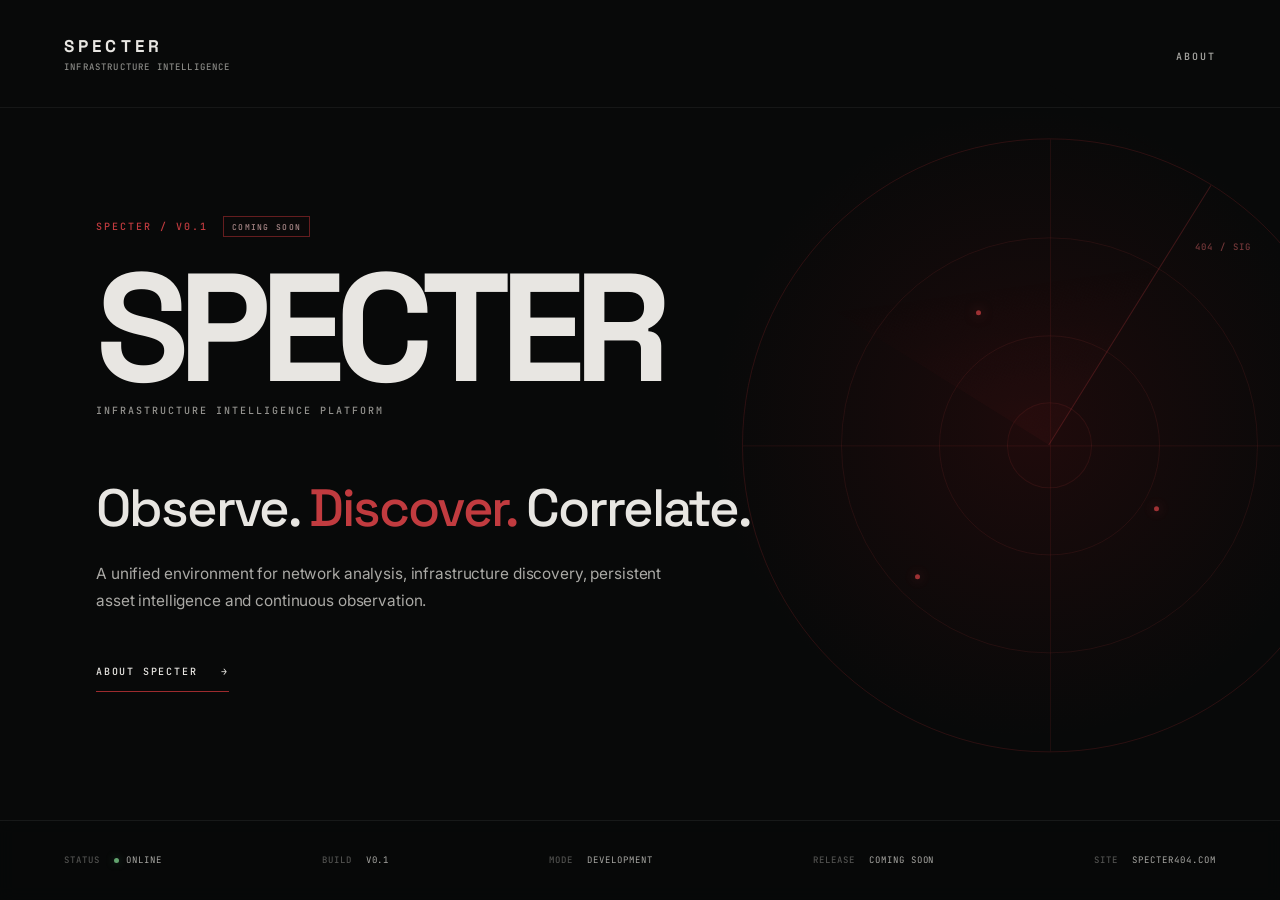
<file: index.html>
<!doctype html>
<html lang="en">
<head>
  <meta charset="utf-8">
  <meta name="viewport" content="width=device-width, initial-scale=1">
  <meta name="description" content="SPECTER — Infrastructure Intelligence Platform.">
  <title>SPECTER — Infrastructure Intelligence</title>
  <link rel="stylesheet" href="styles.css">
</head>
<body class="home-page">
  <div class="page-shell">
    <header class="site-header">
      <a class="brand" href="index.html" aria-label="SPECTER home">
        <span class="brand-name">SPECTER</span>
        <span class="brand-tagline">Infrastructure Intelligence</span>
      </a>
      <nav aria-label="Primary navigation">
        <a class="nav-link" href="about.html">About</a>
      </nav>
    </header>

    <main class="hero">
      <div class="radar" aria-hidden="true">
        <span class="radar-ring radar-ring--one"></span>
        <span class="radar-ring radar-ring--two"></span>
        <span class="radar-ring radar-ring--three"></span>
        <span class="radar-axis radar-axis--horizontal"></span>
        <span class="radar-axis radar-axis--vertical"></span>
        <span class="radar-sweep"></span>
        <span class="radar-node radar-node--one"></span>
        <span class="radar-node radar-node--two"></span>
        <span class="radar-node radar-node--three"></span>
        <span class="radar-code">404 / SIG</span>
      </div>

      <section class="hero-content" aria-labelledby="hero-title">
        <div class="hero-kicker">
          <p class="eyebrow">SPECTER / V0.1</p>
          <span class="coming-soon">Coming Soon</span>
        </div>
        <h1 id="hero-title">SPECTER</h1>
        <p class="platform-label">Infrastructure Intelligence Platform</p>
        <h2>Observe. <span>Discover.</span> Correlate.</h2>
        <p class="hero-copy">A unified environment for network analysis, infrastructure discovery, persistent asset intelligence and continuous observation.</p>
        <a class="text-cta" href="about.html">About SPECTER <span aria-hidden="true">→</span></a>
      </section>
    </main>

    <footer class="metadata" aria-label="Site metadata">
      <div><span>Status</span><strong class="online"><i aria-hidden="true"></i>Online</strong></div>
      <div><span>Build</span><strong>v0.1</strong></div>
      <div><span>Mode</span><strong>Development</strong></div>
      <div><span>Release</span><strong>Coming Soon</strong></div>
      <div><span>Site</span><strong>specter404.com</strong></div>
    </footer>
  </div>
</body>
</html>
</file>
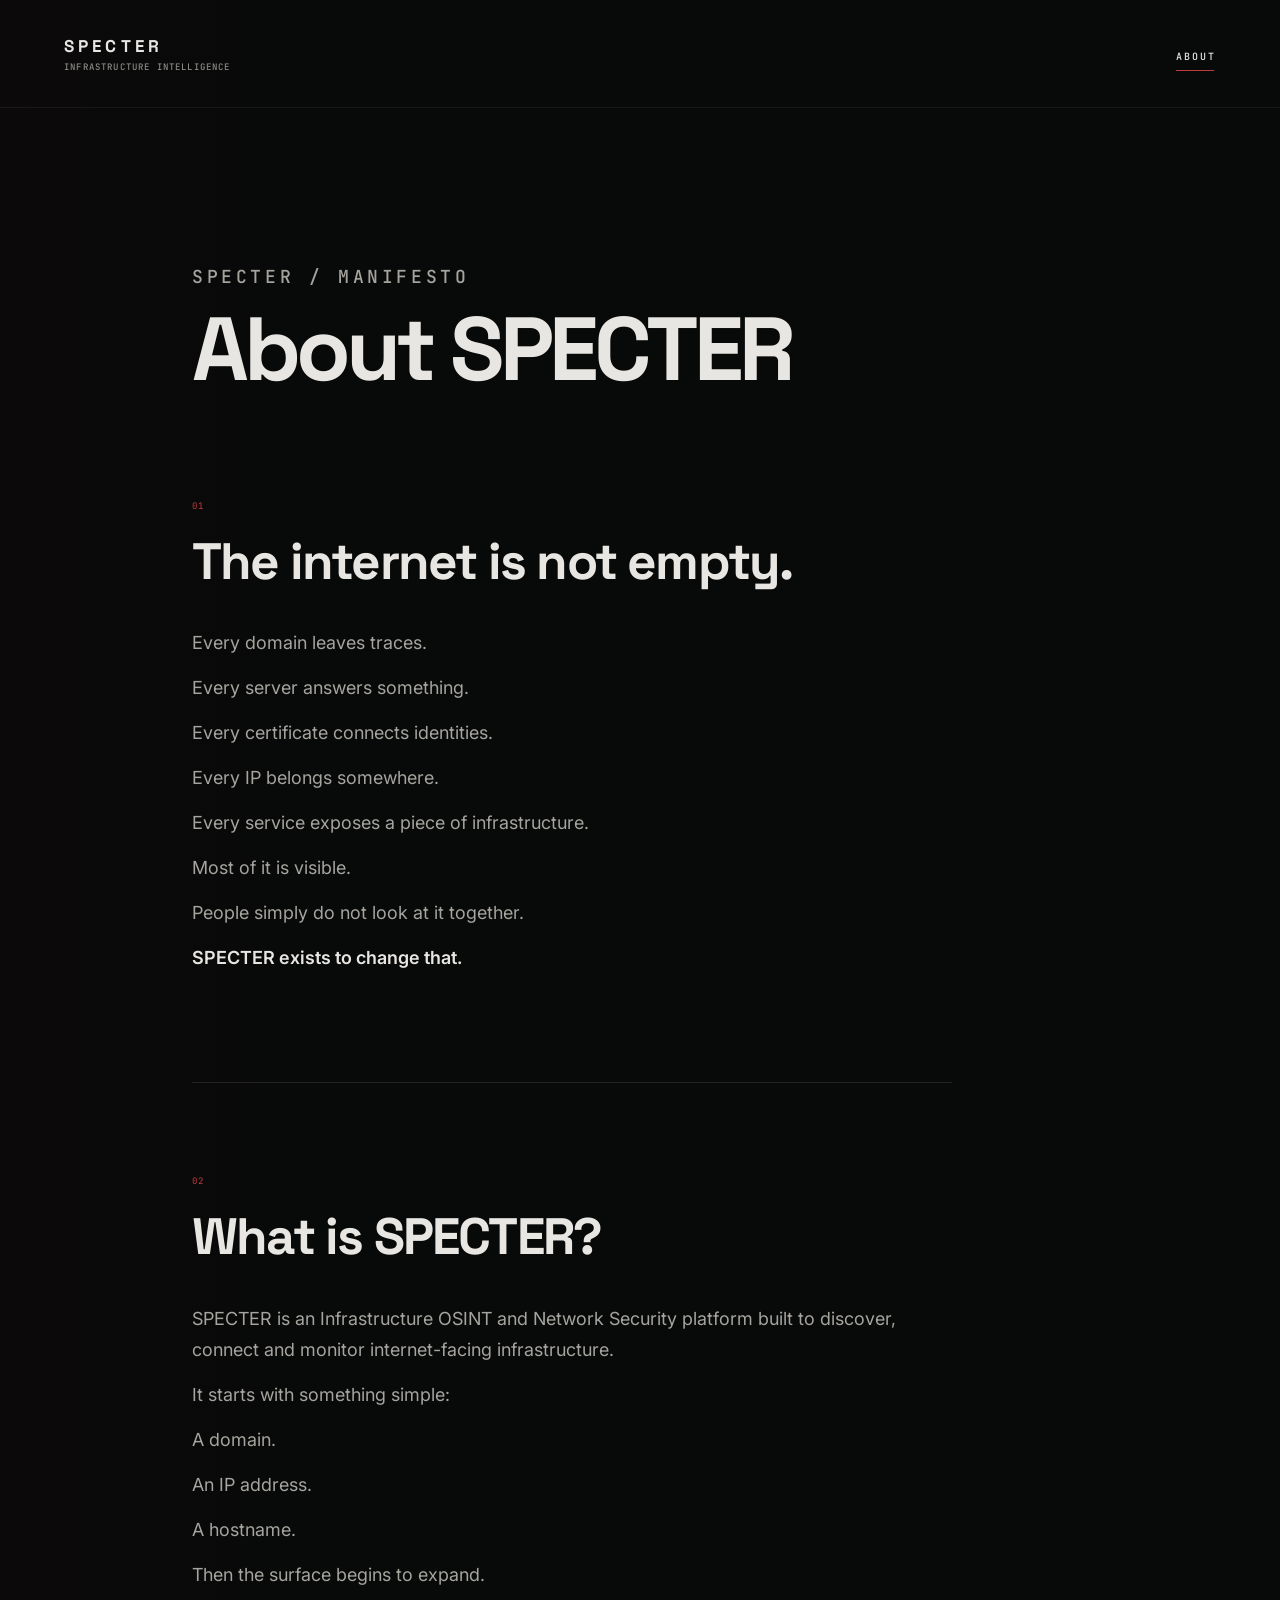
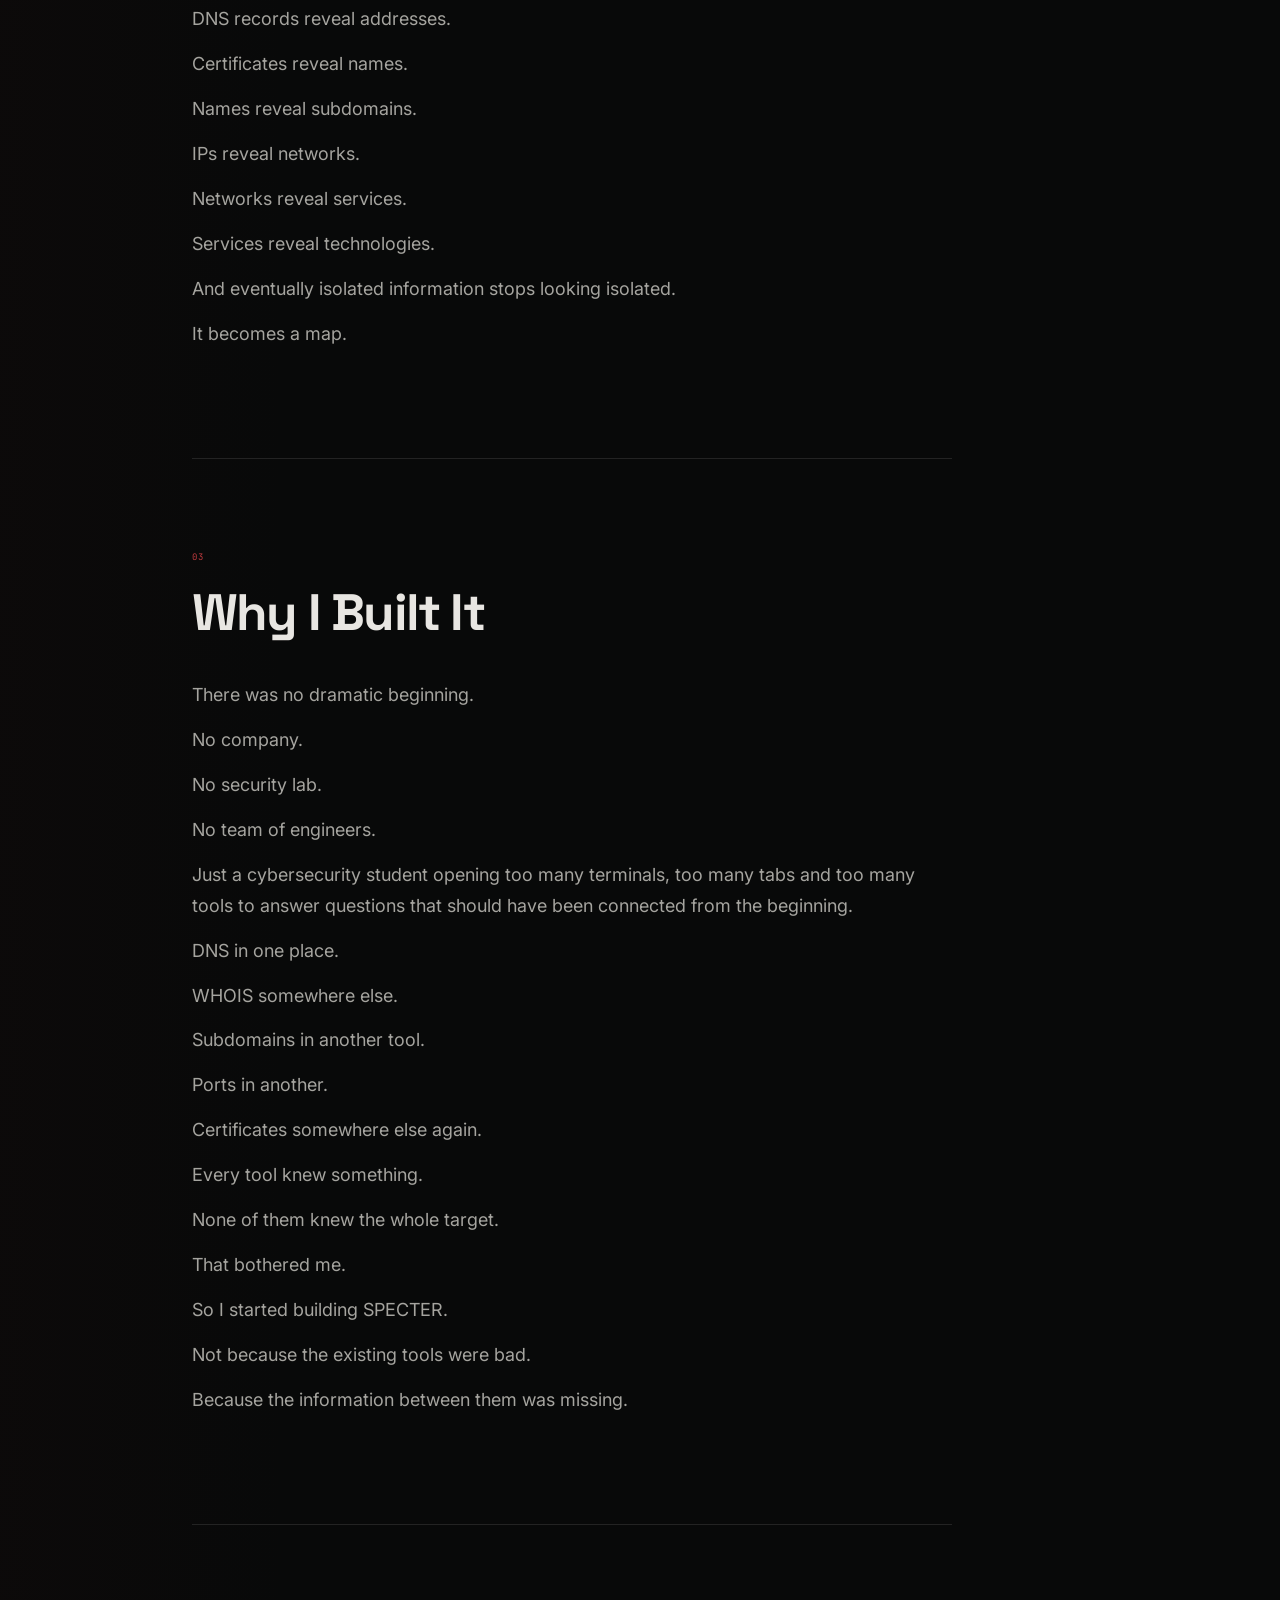
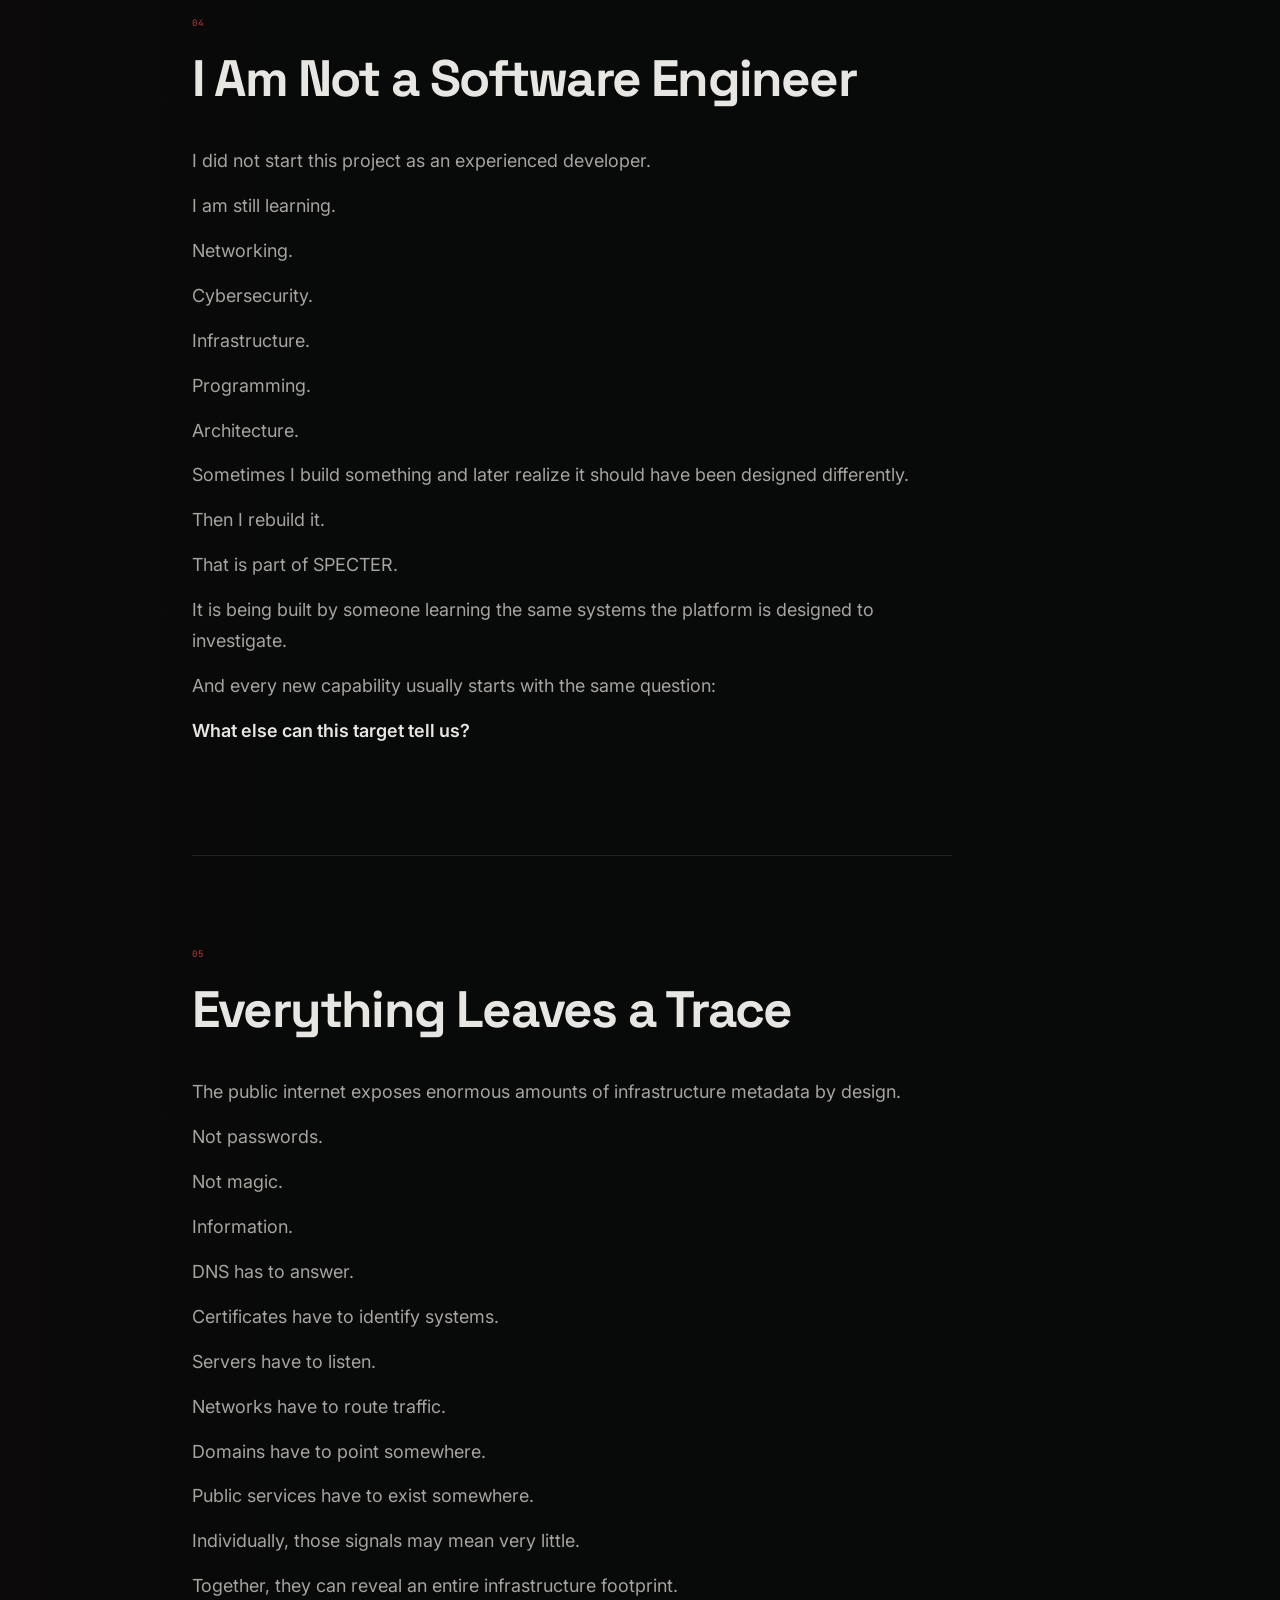
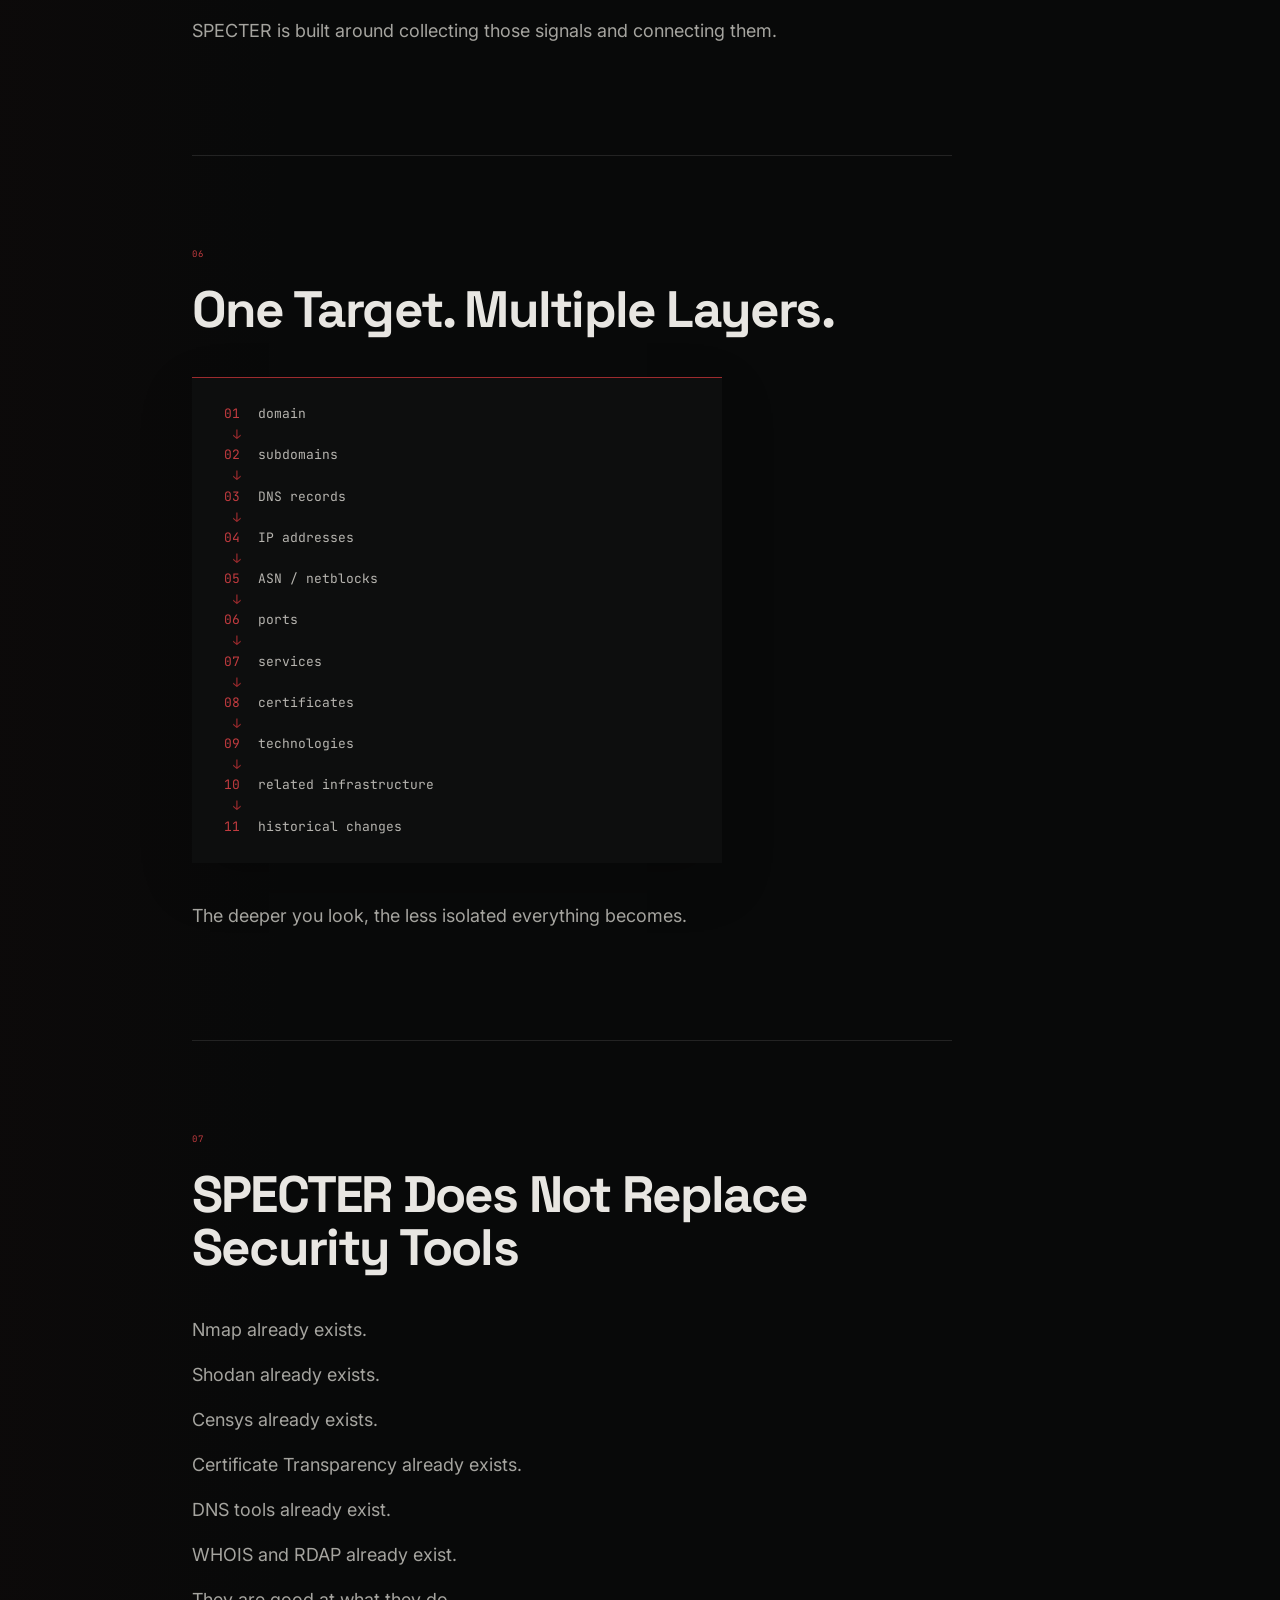
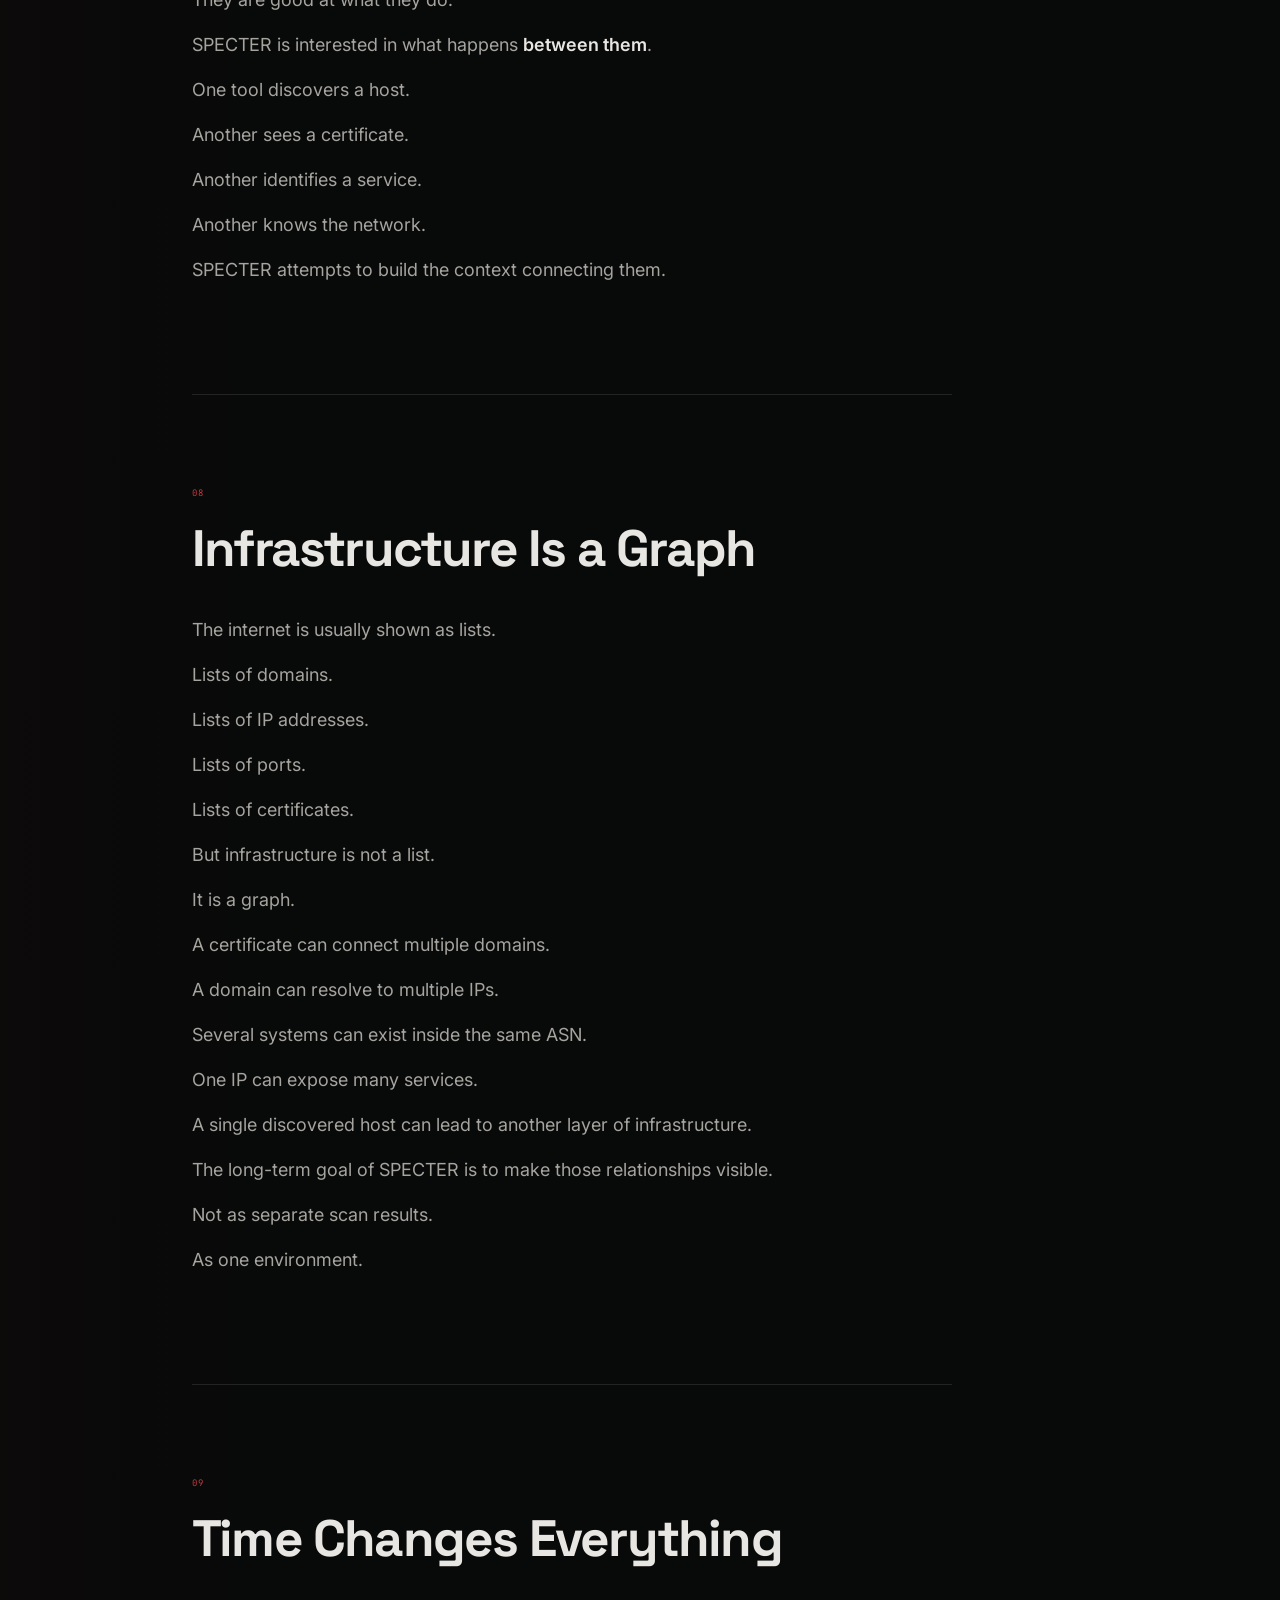
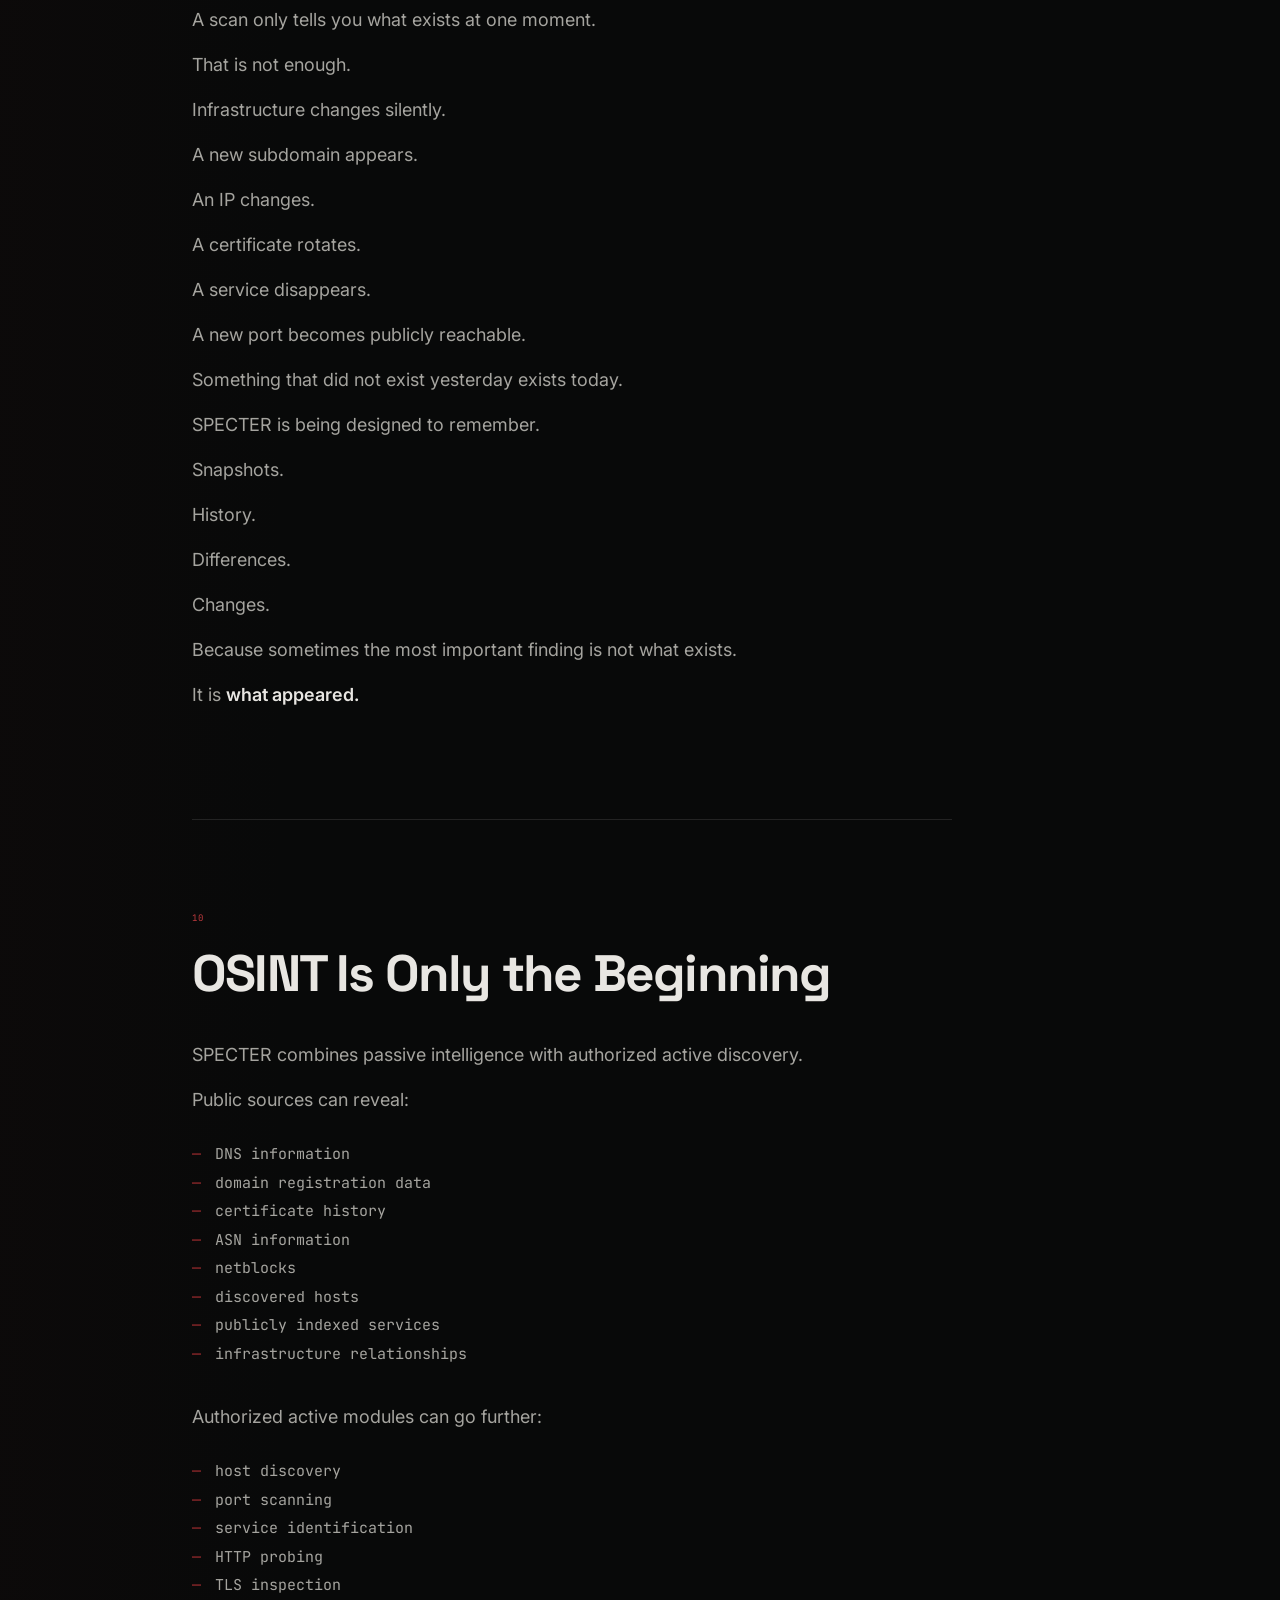
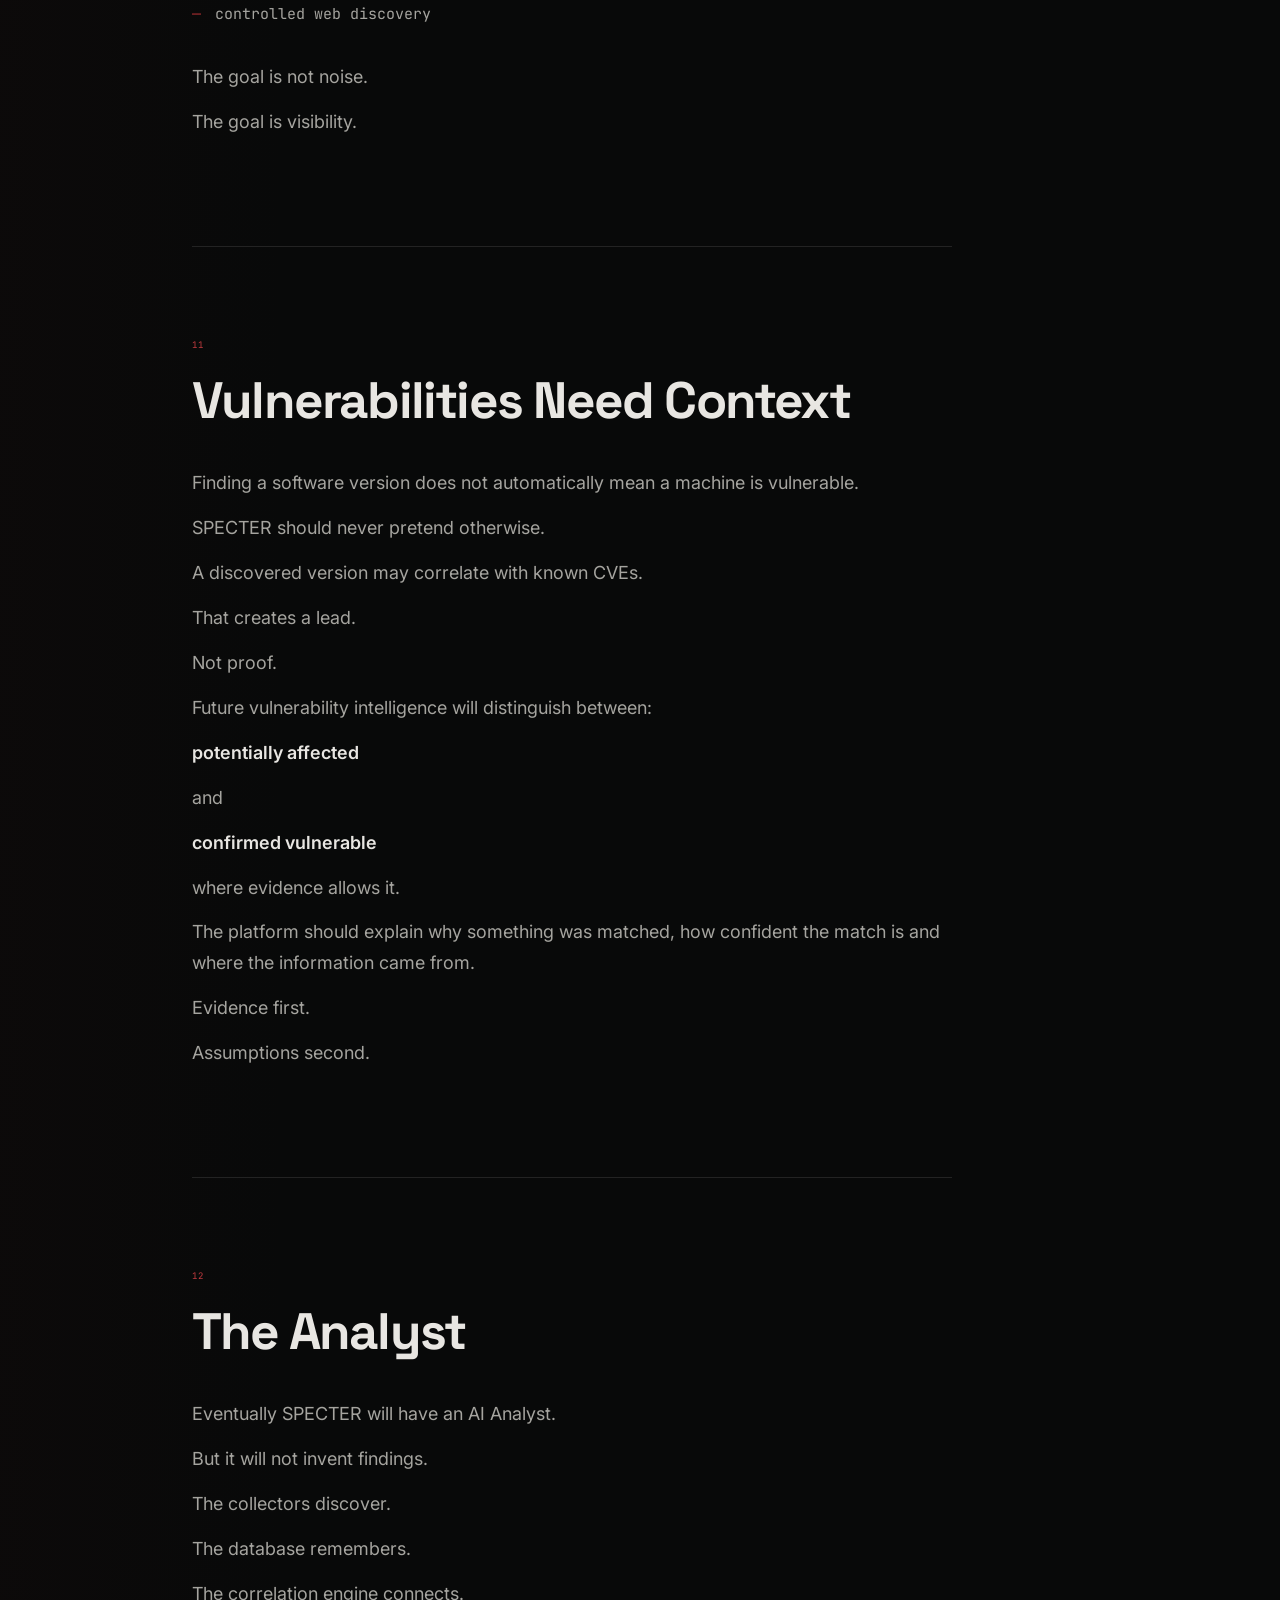
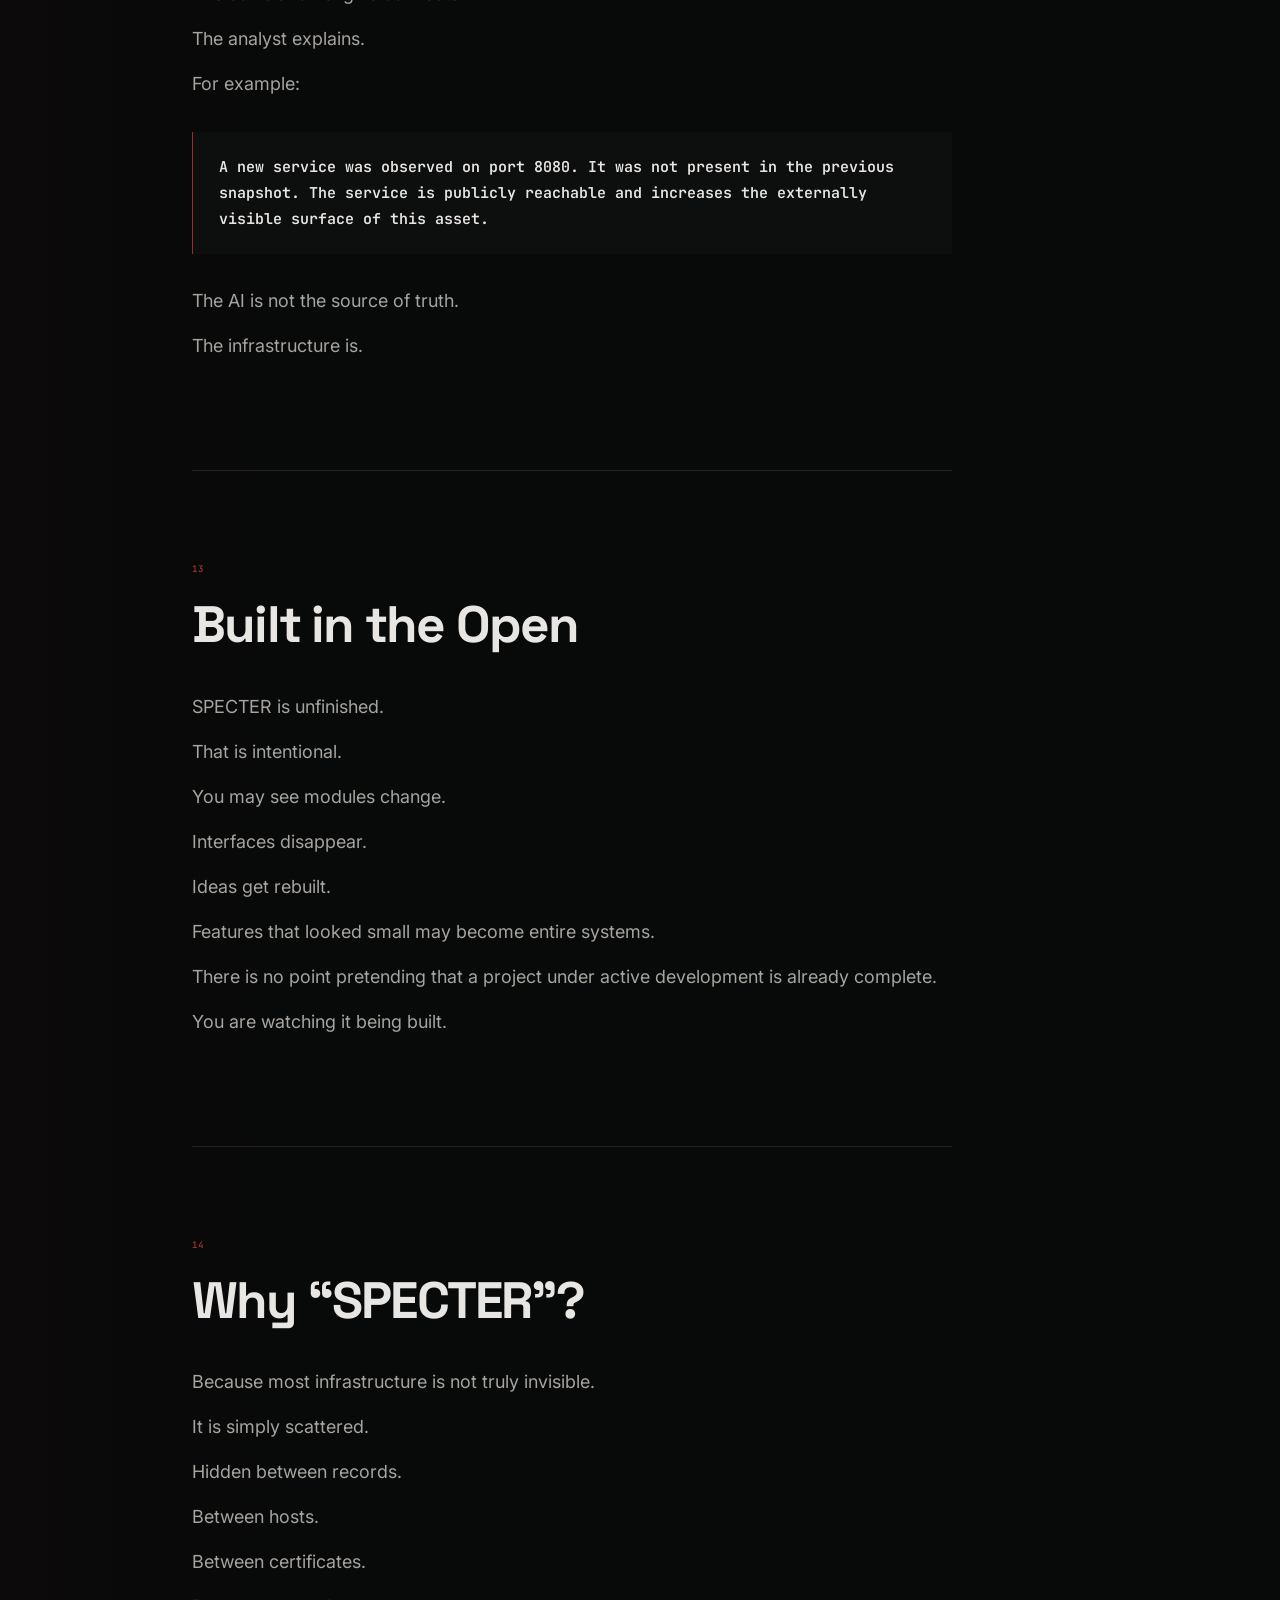
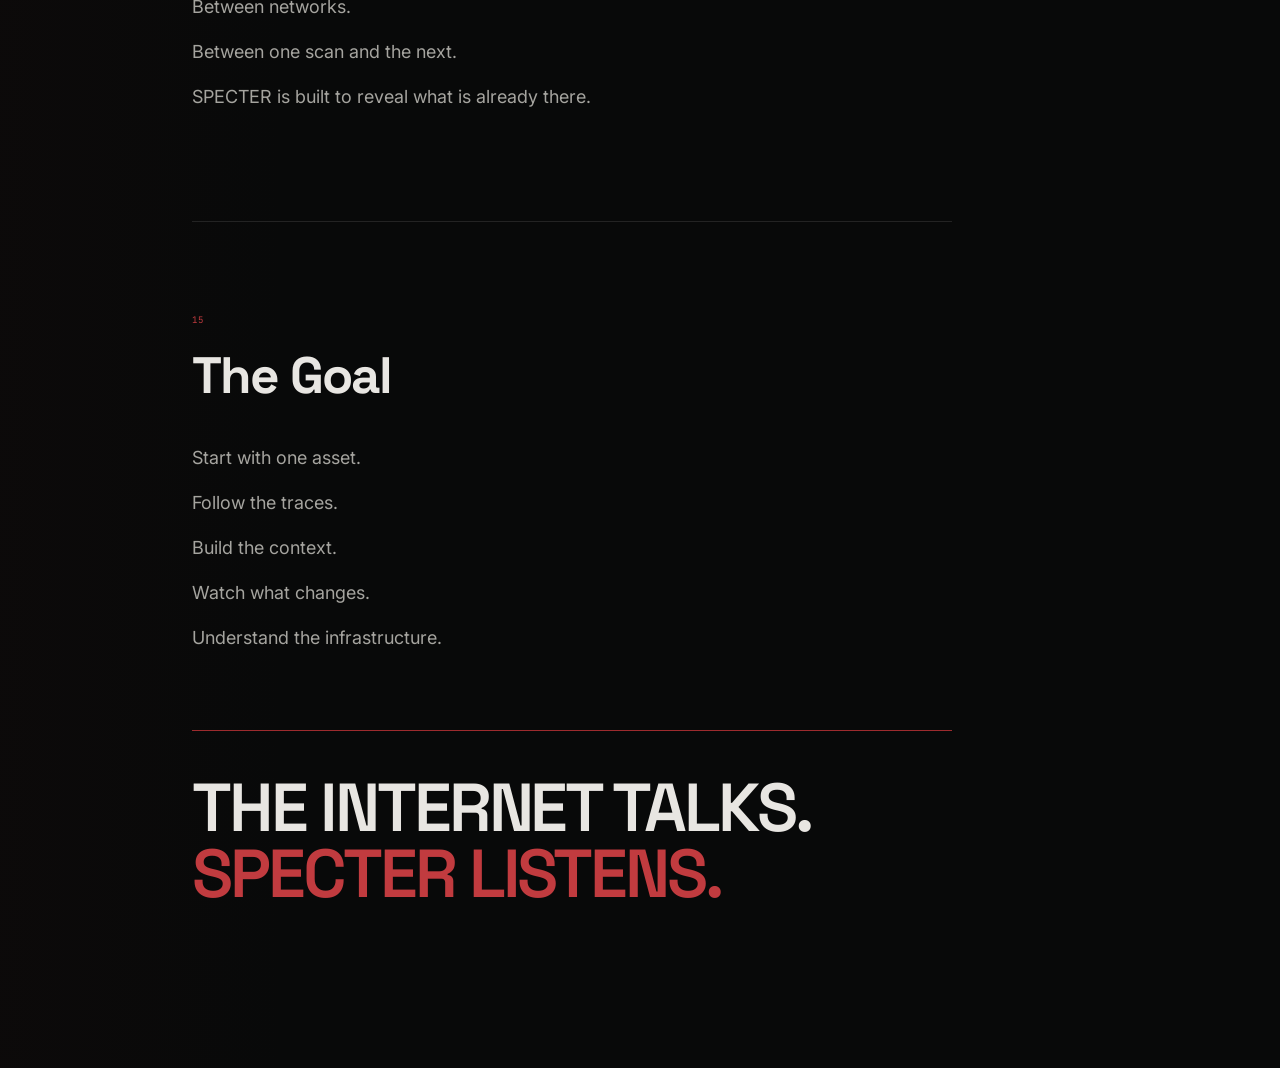
<file: about.html>
<!doctype html>
<html lang="en">
<head>
  <meta charset="utf-8">
  <meta name="viewport" content="width=device-width, initial-scale=1">
  <meta name="description" content="About SPECTER, an Infrastructure OSINT and Network Security platform.">
  <title>About SPECTER</title>
  <link rel="stylesheet" href="styles.css">
</head>
<body class="about-page">
  <div class="page-shell">
    <header class="site-header">
      <a class="brand" href="index.html" aria-label="SPECTER home">
        <span class="brand-name">SPECTER</span>
        <span class="brand-tagline">Infrastructure Intelligence</span>
      </a>
      <nav aria-label="Primary navigation">
        <a class="nav-link active" href="about.html" aria-current="page">About</a>
      </nav>
    </header>

    <main class="manifesto">
      <header class="manifesto-intro">
        <p class="eyebrow">SPECTER / MANIFESTO</p>
        <h1>About SPECTER</h1>
      </header>

      <section>
        <h2>The internet is not empty.</h2>
        <p>Every domain leaves traces.</p><p>Every server answers something.</p><p>Every certificate connects identities.</p><p>Every IP belongs somewhere.</p><p>Every service exposes a piece of infrastructure.</p><p>Most of it is visible.</p><p>People simply do not look at it together.</p>
        <p><strong>SPECTER exists to change that.</strong></p>
      </section>

      <section>
        <h2>What is SPECTER?</h2>
        <p>SPECTER is an Infrastructure OSINT and Network Security platform built to discover, connect and monitor internet-facing infrastructure.</p><p>It starts with something simple:</p><p>A domain.</p><p>An IP address.</p><p>A hostname.</p><p>Then the surface begins to expand.</p><p>DNS records reveal addresses.</p><p>Certificates reveal names.</p><p>Names reveal subdomains.</p><p>IPs reveal networks.</p><p>Networks reveal services.</p><p>Services reveal technologies.</p><p>And eventually isolated information stops looking isolated.</p><p>It becomes a map.</p>
      </section>

      <section>
        <h2>Why I Built It</h2>
        <p>There was no dramatic beginning.</p><p>No company.</p><p>No security lab.</p><p>No team of engineers.</p><p>Just a cybersecurity student opening too many terminals, too many tabs and too many tools to answer questions that should have been connected from the beginning.</p><p>DNS in one place.</p><p>WHOIS somewhere else.</p><p>Subdomains in another tool.</p><p>Ports in another.</p><p>Certificates somewhere else again.</p><p>Every tool knew something.</p><p>None of them knew the whole target.</p><p>That bothered me.</p><p>So I started building SPECTER.</p><p>Not because the existing tools were bad.</p><p>Because the information between them was missing.</p>
      </section>

      <section>
        <h2>I Am Not a Software Engineer</h2>
        <p>I did not start this project as an experienced developer.</p><p>I am still learning.</p><p>Networking.</p><p>Cybersecurity.</p><p>Infrastructure.</p><p>Programming.</p><p>Architecture.</p><p>Sometimes I build something and later realize it should have been designed differently.</p><p>Then I rebuild it.</p><p>That is part of SPECTER.</p><p>It is being built by someone learning the same systems the platform is designed to investigate.</p><p>And every new capability usually starts with the same question:</p><p><strong>What else can this target tell us?</strong></p>
      </section>

      <section>
        <h2>Everything Leaves a Trace</h2>
        <p>The public internet exposes enormous amounts of infrastructure metadata by design.</p><p>Not passwords.</p><p>Not magic.</p><p>Information.</p><p>DNS has to answer.</p><p>Certificates have to identify systems.</p><p>Servers have to listen.</p><p>Networks have to route traffic.</p><p>Domains have to point somewhere.</p><p>Public services have to exist somewhere.</p><p>Individually, those signals may mean very little.</p><p>Together, they can reveal an entire infrastructure footprint.</p><p>SPECTER is built around collecting those signals and connecting them.</p>
      </section>

      <section>
        <h2>One Target. Multiple Layers.</h2>
        <div class="terminal-flow" aria-label="Infrastructure discovery layers">
          <ol>
            <li><span>01</span>domain</li><li><span>02</span>subdomains</li><li><span>03</span>DNS records</li><li><span>04</span>IP addresses</li><li><span>05</span>ASN / netblocks</li><li><span>06</span>ports</li><li><span>07</span>services</li><li><span>08</span>certificates</li><li><span>09</span>technologies</li><li><span>10</span>related infrastructure</li><li><span>11</span>historical changes</li>
          </ol>
        </div>
        <p>The deeper you look, the less isolated everything becomes.</p>
      </section>

      <section>
        <h2>SPECTER Does Not Replace Security Tools</h2>
        <p>Nmap already exists.</p><p>Shodan already exists.</p><p>Censys already exists.</p><p>Certificate Transparency already exists.</p><p>DNS tools already exist.</p><p>WHOIS and RDAP already exist.</p><p>They are good at what they do.</p><p>SPECTER is interested in what happens <strong>between them</strong>.</p><p>One tool discovers a host.</p><p>Another sees a certificate.</p><p>Another identifies a service.</p><p>Another knows the network.</p><p>SPECTER attempts to build the context connecting them.</p>
      </section>

      <section>
        <h2>Infrastructure Is a Graph</h2>
        <p>The internet is usually shown as lists.</p><p>Lists of domains.</p><p>Lists of IP addresses.</p><p>Lists of ports.</p><p>Lists of certificates.</p><p>But infrastructure is not a list.</p><p>It is a graph.</p><p>A certificate can connect multiple domains.</p><p>A domain can resolve to multiple IPs.</p><p>Several systems can exist inside the same ASN.</p><p>One IP can expose many services.</p><p>A single discovered host can lead to another layer of infrastructure.</p><p>The long-term goal of SPECTER is to make those relationships visible.</p><p>Not as separate scan results.</p><p>As one environment.</p>
      </section>

      <section>
        <h2>Time Changes Everything</h2>
        <p>A scan only tells you what exists at one moment.</p><p>That is not enough.</p><p>Infrastructure changes silently.</p><p>A new subdomain appears.</p><p>An IP changes.</p><p>A certificate rotates.</p><p>A service disappears.</p><p>A new port becomes publicly reachable.</p><p>Something that did not exist yesterday exists today.</p><p>SPECTER is being designed to remember.</p><p>Snapshots.</p><p>History.</p><p>Differences.</p><p>Changes.</p><p>Because sometimes the most important finding is not what exists.</p><p>It is <strong>what appeared.</strong></p>
      </section>

      <section>
        <h2>OSINT Is Only the Beginning</h2>
        <p>SPECTER combines passive intelligence with authorized active discovery.</p><p>Public sources can reveal:</p>
        <ul><li>DNS information</li><li>domain registration data</li><li>certificate history</li><li>ASN information</li><li>netblocks</li><li>discovered hosts</li><li>publicly indexed services</li><li>infrastructure relationships</li></ul>
        <p>Authorized active modules can go further:</p>
        <ul><li>host discovery</li><li>port scanning</li><li>service identification</li><li>HTTP probing</li><li>TLS inspection</li><li>controlled web discovery</li></ul>
        <p>The goal is not noise.</p><p>The goal is visibility.</p>
      </section>

      <section>
        <h2>Vulnerabilities Need Context</h2>
        <p>Finding a software version does not automatically mean a machine is vulnerable.</p><p>SPECTER should never pretend otherwise.</p><p>A discovered version may correlate with known CVEs.</p><p>That creates a lead.</p><p>Not proof.</p><p>Future vulnerability intelligence will distinguish between:</p><p><strong>potentially affected</strong></p><p>and</p><p><strong>confirmed vulnerable</strong></p><p>where evidence allows it.</p><p>The platform should explain why something was matched, how confident the match is and where the information came from.</p><p>Evidence first.</p><p>Assumptions second.</p>
      </section>

      <section>
        <h2>The Analyst</h2>
        <p>Eventually SPECTER will have an AI Analyst.</p><p>But it will not invent findings.</p><p>The collectors discover.</p><p>The database remembers.</p><p>The correlation engine connects.</p><p>The analyst explains.</p><p>For example:</p>
        <blockquote><strong>A new service was observed on port 8080. It was not present in the previous snapshot. The service is publicly reachable and increases the externally visible surface of this asset.</strong></blockquote>
        <p>The AI is not the source of truth.</p><p>The infrastructure is.</p>
      </section>

      <section>
        <h2>Built in the Open</h2>
        <p>SPECTER is unfinished.</p><p>That is intentional.</p><p>You may see modules change.</p><p>Interfaces disappear.</p><p>Ideas get rebuilt.</p><p>Features that looked small may become entire systems.</p><p>There is no point pretending that a project under active development is already complete.</p><p>You are watching it being built.</p>
      </section>

      <section>
        <h2>Why “SPECTER”?</h2>
        <p>Because most infrastructure is not truly invisible.</p><p>It is simply scattered.</p><p>Hidden between records.</p><p>Between hosts.</p><p>Between certificates.</p><p>Between networks.</p><p>Between one scan and the next.</p><p>SPECTER is built to reveal what is already there.</p>
      </section>

      <section class="final-section">
        <h2>The Goal</h2>
        <p>Start with one asset.</p><p>Follow the traces.</p><p>Build the context.</p><p>Watch what changes.</p><p>Understand the infrastructure.</p>
        <div class="closing"><strong>The internet talks.</strong><strong>SPECTER listens.</strong></div>
      </section>
    </main>
  </div>
</body>
</html>
</file>
<file: styles.css>
@import url('https://fonts.googleapis.com/css2?family=Inter:wght@400;500;600&family=JetBrains+Mono:wght@400;500&family=Space+Grotesk:wght@500;600;700&display=swap');

:root {
  color-scheme: dark;
  --bg: #080909;
  --surface: #0d0e0e;
  --text: #e8e6e2;
  --muted: #8b8b87;
  --faint: #525250;
  --line: #232323;
  --red: #9d2b2e;
  --red-bright: #c13b3f;
  --green: #62a36e;
  --display: "Space Grotesk", Arial, sans-serif;
  --sans: "Inter", Arial, sans-serif;
  --mono: "JetBrains Mono", "Courier New", monospace;
}

* { box-sizing: border-box; }
html { background: var(--bg); scroll-behavior: smooth; }
body { margin: 0; min-width: 320px; background: var(--bg); color: var(--text); font-family: var(--sans); -webkit-font-smoothing: antialiased; }
a { color: inherit; }
.page-shell { min-height: 100svh; position: relative; overflow: hidden; }
.site-header { height: 108px; display: flex; align-items: center; justify-content: space-between; padding: 0 clamp(24px, 5vw, 80px); position: relative; z-index: 10; border-bottom: 1px solid rgba(255,255,255,.055); }
.brand { display: inline-flex; flex-direction: column; gap: 6px; text-decoration: none; text-transform: uppercase; }
.brand-name { font-family: var(--display); font-size: 17px; font-weight: 700; letter-spacing: .245em; }
.brand-tagline { color: var(--muted); font: 500 9px/1 var(--mono); letter-spacing: .13em; }
.nav-link { position: relative; text-decoration: none; color: #aaa9a5; text-transform: uppercase; font: 500 10px/1 var(--mono); letter-spacing: .2em; padding: 12px 0; }
.nav-link:hover, .nav-link:focus-visible, .nav-link.active { color: var(--text); }
.nav-link.active::after { content: ""; position: absolute; left: 0; right: .18em; bottom: 4px; height: 1px; background: var(--red-bright); }
.nav-link:focus-visible, .text-cta:focus-visible, .brand:focus-visible { outline: 1px solid var(--red-bright); outline-offset: 7px; }

.home-page .page-shell::after { content: ""; position: absolute; width: 55vw; height: 100%; right: 0; top: 0; background: radial-gradient(circle at 64% 47%, rgba(116,18,21,.19), transparent 48%); pointer-events: none; }
.hero { min-height: calc(100svh - 188px); padding: clamp(78px, 12vh, 142px) clamp(24px, 7.5vw, 120px) 124px; display: flex; align-items: flex-start; position: relative; }
.hero-content { position: relative; z-index: 3; width: min(760px, 60vw); }
.hero-kicker { display: flex; align-items: center; gap: 15px; margin: 0 0 32px; }
.eyebrow { margin: 0; color: var(--red-bright); text-transform: uppercase; font: 500 10px/1 var(--mono); letter-spacing: .2em; }
.coming-soon { padding: 6px 8px 5px; border: 1px solid rgba(157,43,46,.62); background: rgba(12,10,10,.72); color: #a98888; text-transform: uppercase; font: 500 8px/1 var(--mono); letter-spacing: .16em; }
.hero h1 { margin: 0 0 15px; font-family: var(--display); font-size: clamp(82px, 12vw, 186px); font-weight: 700; line-height: .78; letter-spacing: -.07em; }
.platform-label { margin: 0 0 clamp(46px, 7vh, 78px); color: #94938f; text-transform: uppercase; font: 500 10px/1.4 var(--mono); letter-spacing: .2em; }
.hero h2 { margin: 0 0 26px; font-family: var(--display); font-size: clamp(32px, 4.1vw, 64px); line-height: 1.04; letter-spacing: -.04em; font-weight: 500; }
.hero h2 span { color: var(--red-bright); }
.hero-copy { max-width: 600px; margin: 0 0 39px; color: #aaa9a5; font-size: clamp(15px, 1.2vw, 17px); line-height: 1.72; letter-spacing: -.008em; }
.text-cta { display: inline-flex; gap: 24px; align-items: center; padding: 14px 0; border-bottom: 1px solid var(--red); text-decoration: none; text-transform: uppercase; font: 500 10px/1 var(--mono); letter-spacing: .18em; transition: color .2s, gap .2s; }
.text-cta:hover { color: var(--red-bright); gap: 30px; }

.radar { position: absolute; z-index: 1; width: min(48vw, 730px); aspect-ratio: 1; right: clamp(-190px, -6vw, -70px); top: 50%; transform: translateY(-53%); border: 1px solid rgba(164,46,49,.28); border-radius: 50%; opacity: .8; }
.radar-ring { position: absolute; border: 1px solid rgba(158,54,56,.19); border-radius: 50%; inset: 16%; }
.radar-ring--two { inset: 32%; }
.radar-ring--three { inset: 43%; background: rgba(119,28,31,.055); }
.radar-axis { position: absolute; background: rgba(157,43,46,.19); }
.radar-axis--horizontal { height: 1px; width: 100%; top: 50%; }
.radar-axis--vertical { width: 1px; height: 100%; left: 50%; }
.radar-sweep { position: absolute; inset: 0 50% 50% 0; border-right: 1px solid rgba(200,61,65,.34); transform-origin: 100% 100%; transform: rotate(32deg); background: linear-gradient(140deg, transparent 60%, rgba(146,31,34,.09)); }
.radar-node { position: absolute; width: 5px; height: 5px; border-radius: 50%; background: var(--red-bright); box-shadow: 0 0 12px rgba(193,59,63,.65); }
.radar-node--one { top: 28%; left: 38%; }.radar-node--two { top: 60%; left: 67%; }.radar-node--three { top: 71%; left: 28%; }
.radar-code { position: absolute; right: 17%; top: 17%; color: rgba(187,87,89,.75); font: 500 9px/1 var(--mono); letter-spacing: .15em; }

.metadata { min-height: 80px; padding: 0 clamp(24px, 5vw, 80px); display: flex; align-items: center; justify-content: space-between; gap: clamp(18px, 3.5vw, 64px); border-top: 1px solid rgba(255,255,255,.065); position: absolute; z-index: 5; bottom: 0; left: 0; right: 0; background: rgba(8,9,9,.62); backdrop-filter: blur(8px); }
.metadata div { display: flex; gap: 14px; align-items: center; white-space: nowrap; font: 500 9px/1 var(--mono); letter-spacing: .11em; text-transform: uppercase; }
.metadata span { color: var(--faint); }.metadata strong { color: #aaa9a5; font-weight: 400; }
.metadata .online { display: flex; gap: 7px; align-items: center; }.online i { width: 5px; height: 5px; border-radius: 50%; background: var(--green); box-shadow: 0 0 8px rgba(98,163,110,.45); }

.about-page .page-shell { overflow: clip; background: linear-gradient(90deg, rgba(120,28,30,.035), transparent 23%); }
.manifesto { width: min(760px, calc(100% - 48px)); margin-left: clamp(24px, 15vw, 280px); padding: clamp(90px, 12vw, 160px) 0 160px; }
.manifesto-intro { margin-bottom: 110px; }
.manifesto-intro h1 { margin: 0; font-family: var(--display); font-size: clamp(54px, 7vw, 98px); line-height: .95; letter-spacing: -.055em; }
.manifesto section { padding: 0 0 94px; margin: 0 0 94px; border-bottom: 1px solid var(--line); }
.manifesto section::before { content: counter(section, decimal-leading-zero); counter-increment: section; display: block; margin-bottom: 24px; color: var(--red-bright); font: 9px/1 var(--mono); letter-spacing: .15em; }
.manifesto { counter-reset: section; }
.manifesto h2 { margin: 0 0 40px; font-family: var(--display); font-size: clamp(32px, 4vw, 52px); line-height: 1.05; letter-spacing: -.035em; }
.manifesto p { margin: 0 0 14px; color: #a5a49f; font-size: 18px; line-height: 1.72; }
.manifesto p + p { margin-top: 0; }
.manifesto strong { color: var(--text); font-weight: 600; }
.manifesto ul { margin: 24px 0 34px; padding: 0; list-style: none; color: #a5a49f; font: 15px/1.9 var(--mono); }
.manifesto ul li::before { content: "—"; color: var(--red); margin-right: 14px; }
.manifesto blockquote { margin: 32px 0; padding: 22px 26px; border-left: 1px solid var(--red); background: #0d0e0e; color: #c7c5c0; font: 15px/1.75 var(--mono); }

.terminal-flow { width: min(100%, 530px); margin: 0 0 38px; padding: 28px 32px; border-top: 1px solid var(--red); background: #0d0e0e; box-shadow: 0 18px 50px rgba(0,0,0,.18); }
.terminal-flow ol { margin: 0; padding: 0; list-style: none; font: 13px/1.25 var(--mono); color: #b6b4af; }
.terminal-flow li { position: relative; display: flex; gap: 18px; align-items: baseline; padding-bottom: 25px; }
.terminal-flow li:not(:last-child)::after { content: "↓"; position: absolute; left: 9px; bottom: 4px; color: var(--red); }
.terminal-flow li:last-child { padding-bottom: 0; }
.terminal-flow li span { color: var(--red-bright); }

.manifesto .final-section { border-bottom: 0; margin-bottom: 0; padding-bottom: 0; }
.closing { margin-top: 76px; padding-top: 44px; border-top: 1px solid var(--red); display: flex; flex-direction: column; }
.closing strong { font-family: var(--display); text-transform: uppercase; font-size: clamp(38px, 5.3vw, 72px); line-height: .98; letter-spacing: -.045em; }
.closing strong:last-child { color: var(--red-bright); }

@media (max-width: 820px) {
  .site-header { height: 88px; }
  .brand-tagline { font-size: 8px; }
  .hero { min-height: calc(100svh - 88px); padding-top: 15vh; padding-bottom: 180px; }
  .hero-content { width: 100%; }
  .radar { width: 105vw; right: -46vw; top: 43%; opacity: .42; }
  .metadata { min-height: 108px; padding-top: 20px; padding-bottom: 20px; flex-wrap: wrap; gap: 16px 30px; }
  .metadata div { width: calc(50% - 15px); justify-content: space-between; }
  .metadata div:last-child { width: 100%; }
  .manifesto { margin-left: 24px; }
}

@media (max-width: 520px) {
  .site-header { padding-inline: 20px; }
  .brand-name { font-size: 15px; }
  .brand-tagline { letter-spacing: .08em; }
  .hero { padding-inline: 20px; padding-top: 12vh; }
  .hero h1 { font-size: clamp(64px, 24vw, 104px); }
  .hero-kicker { gap: 10px; }
  .coming-soon { font-size: 7px; }
  .hero h2 { font-size: 34px; max-width: 290px; }
  .hero-copy { font-size: 15px; line-height: 1.6; }
  .metadata { padding-inline: 20px; }
  .metadata div { font-size: 8px; gap: 8px; }
  .manifesto { width: calc(100% - 40px); margin-left: 20px; padding-top: 76px; }
  .manifesto-intro { margin-bottom: 80px; }
  .manifesto section { padding-bottom: 68px; margin-bottom: 68px; }
  .manifesto h2 { margin-bottom: 32px; }
  .manifesto p { font-size: 16px; line-height: 1.68; }
  .terminal-flow { padding: 24px 20px; }
  .terminal-flow ol { font-size: 12px; }
  .closing { margin-top: 56px; }
}

@media (prefers-reduced-motion: reduce) { html { scroll-behavior: auto; } }
</file>
